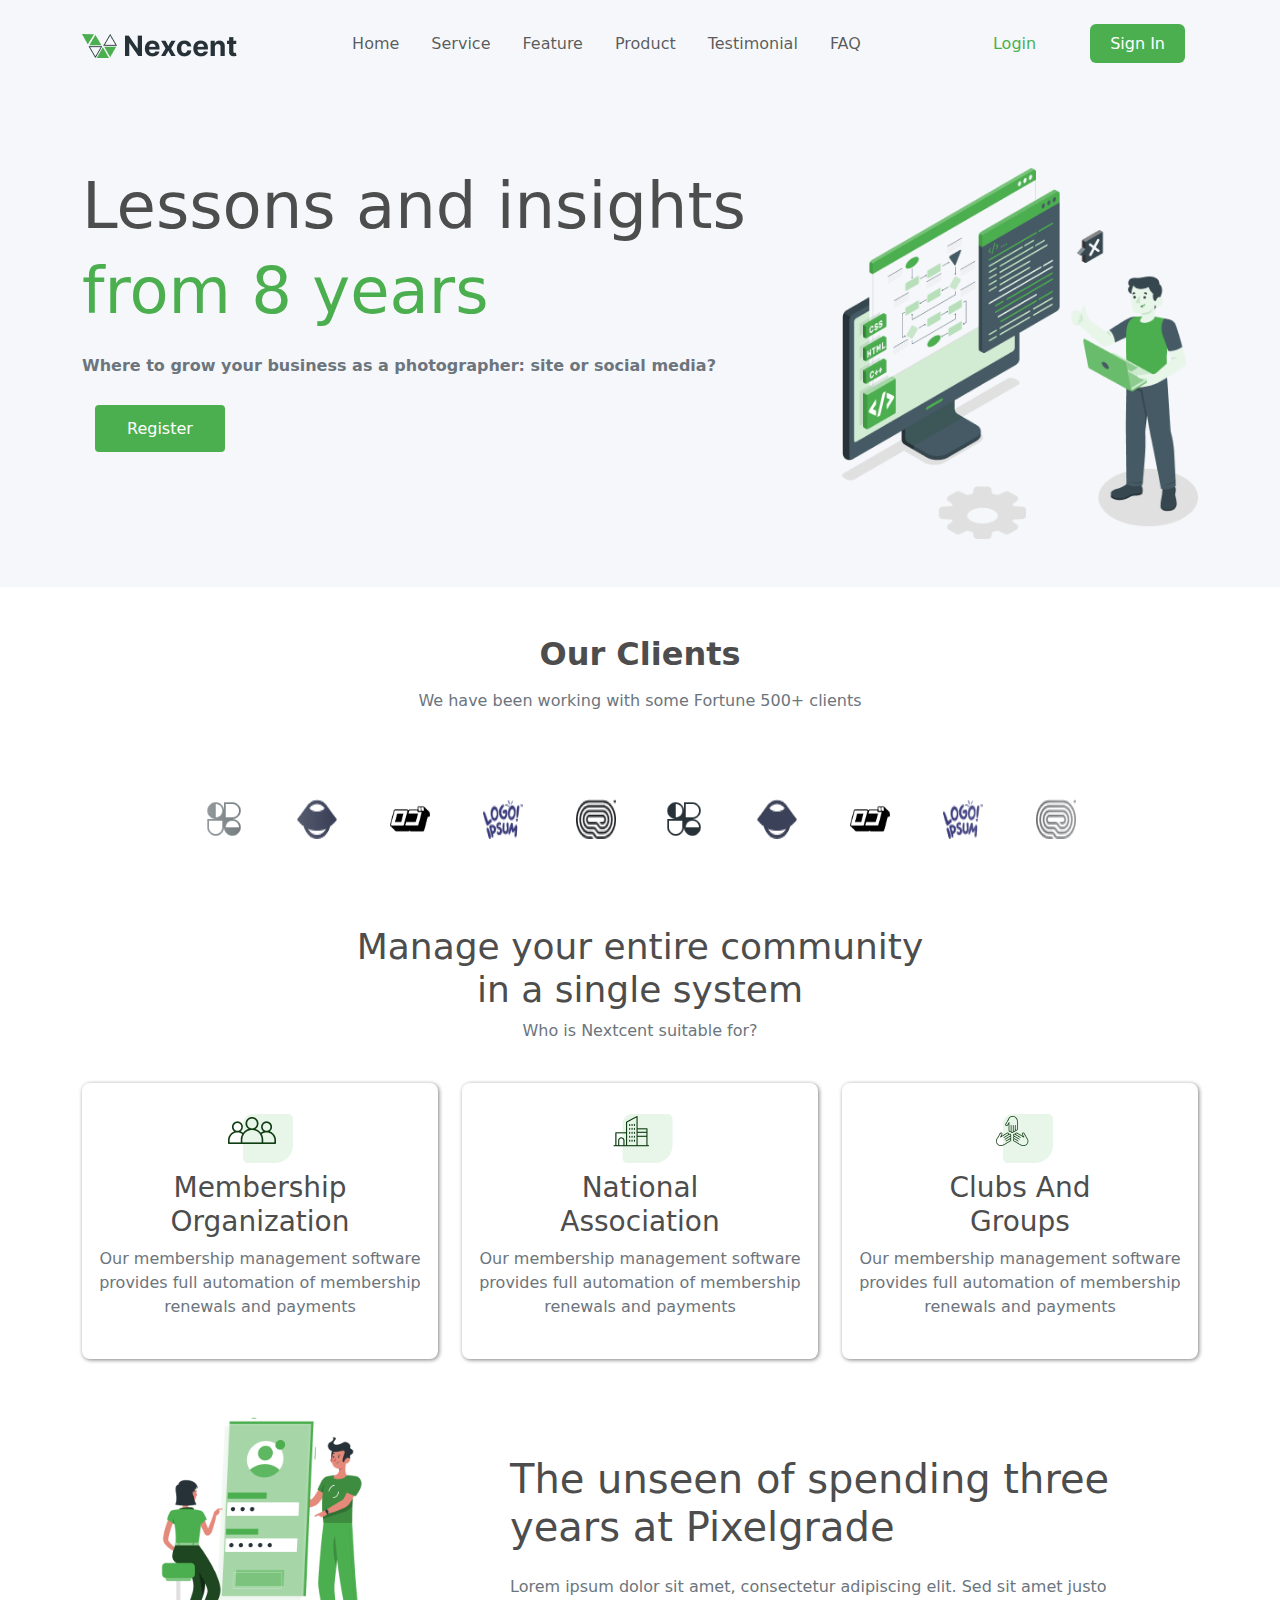
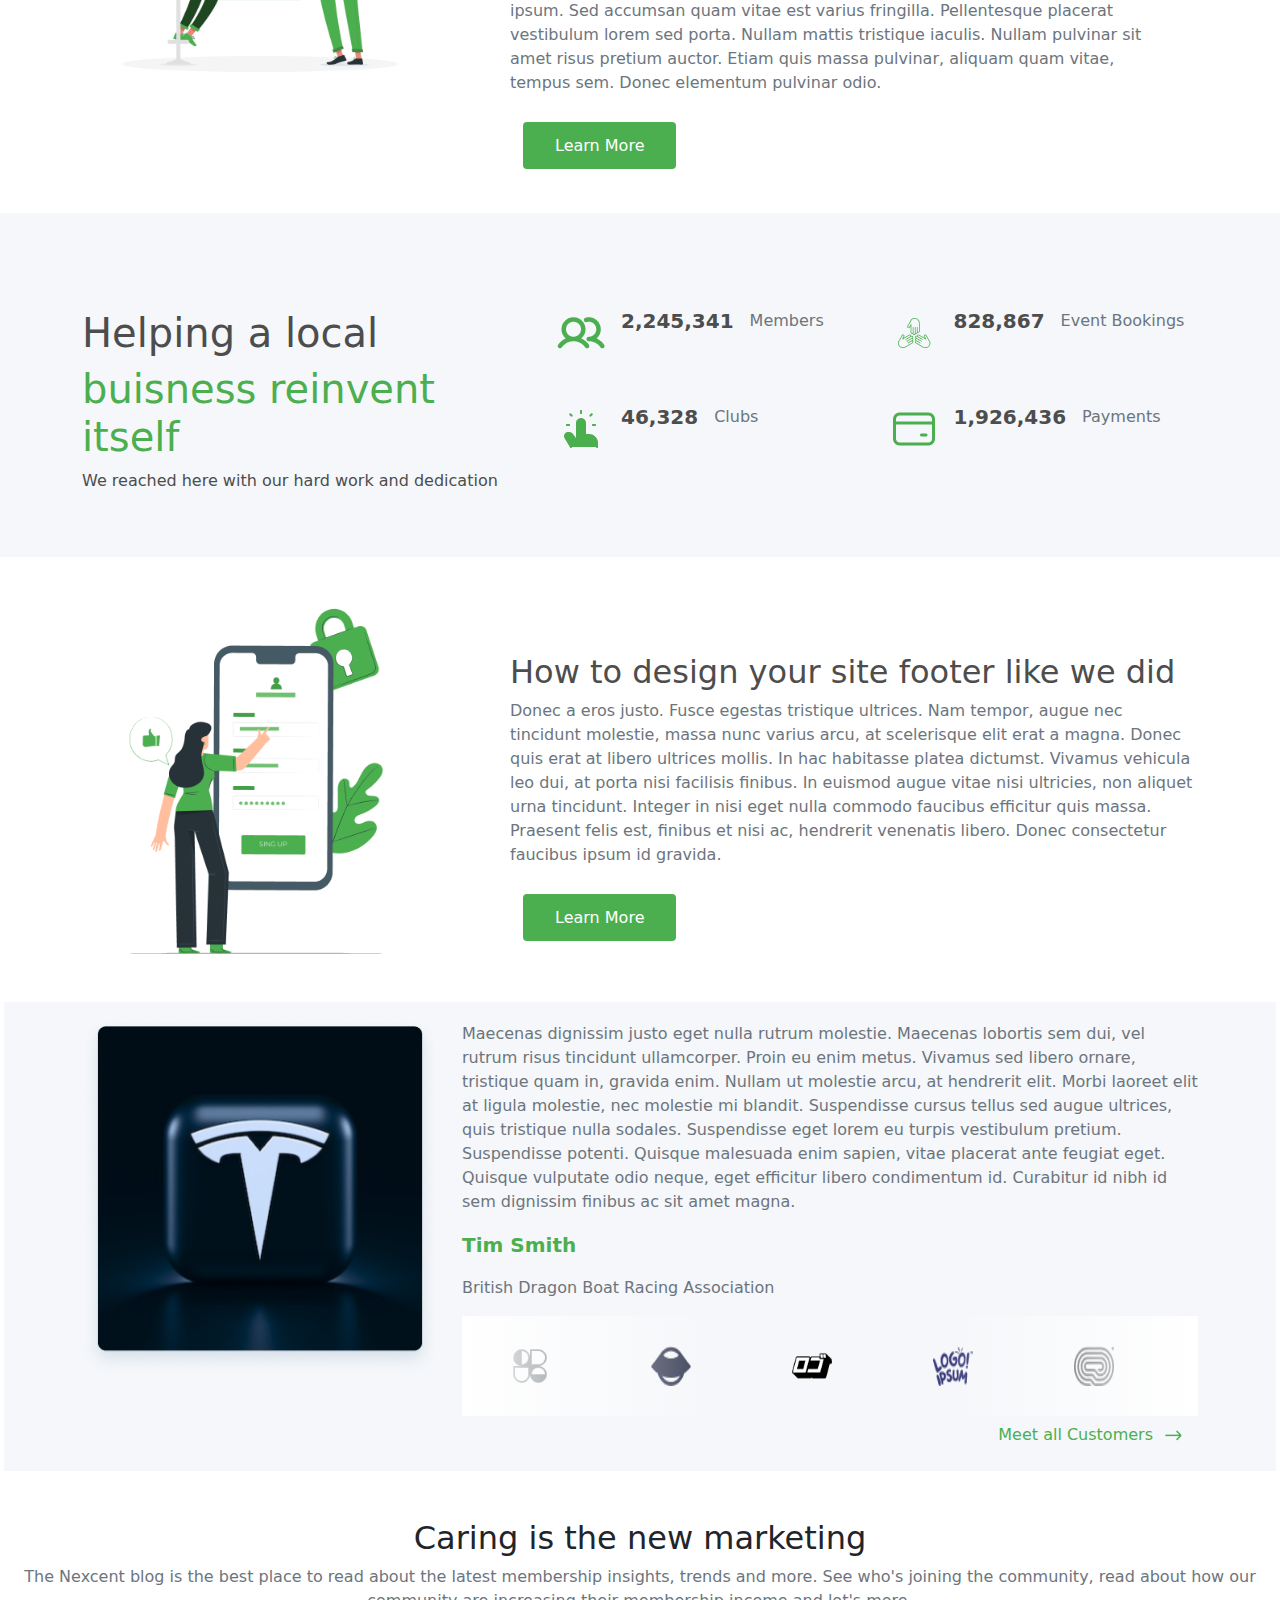
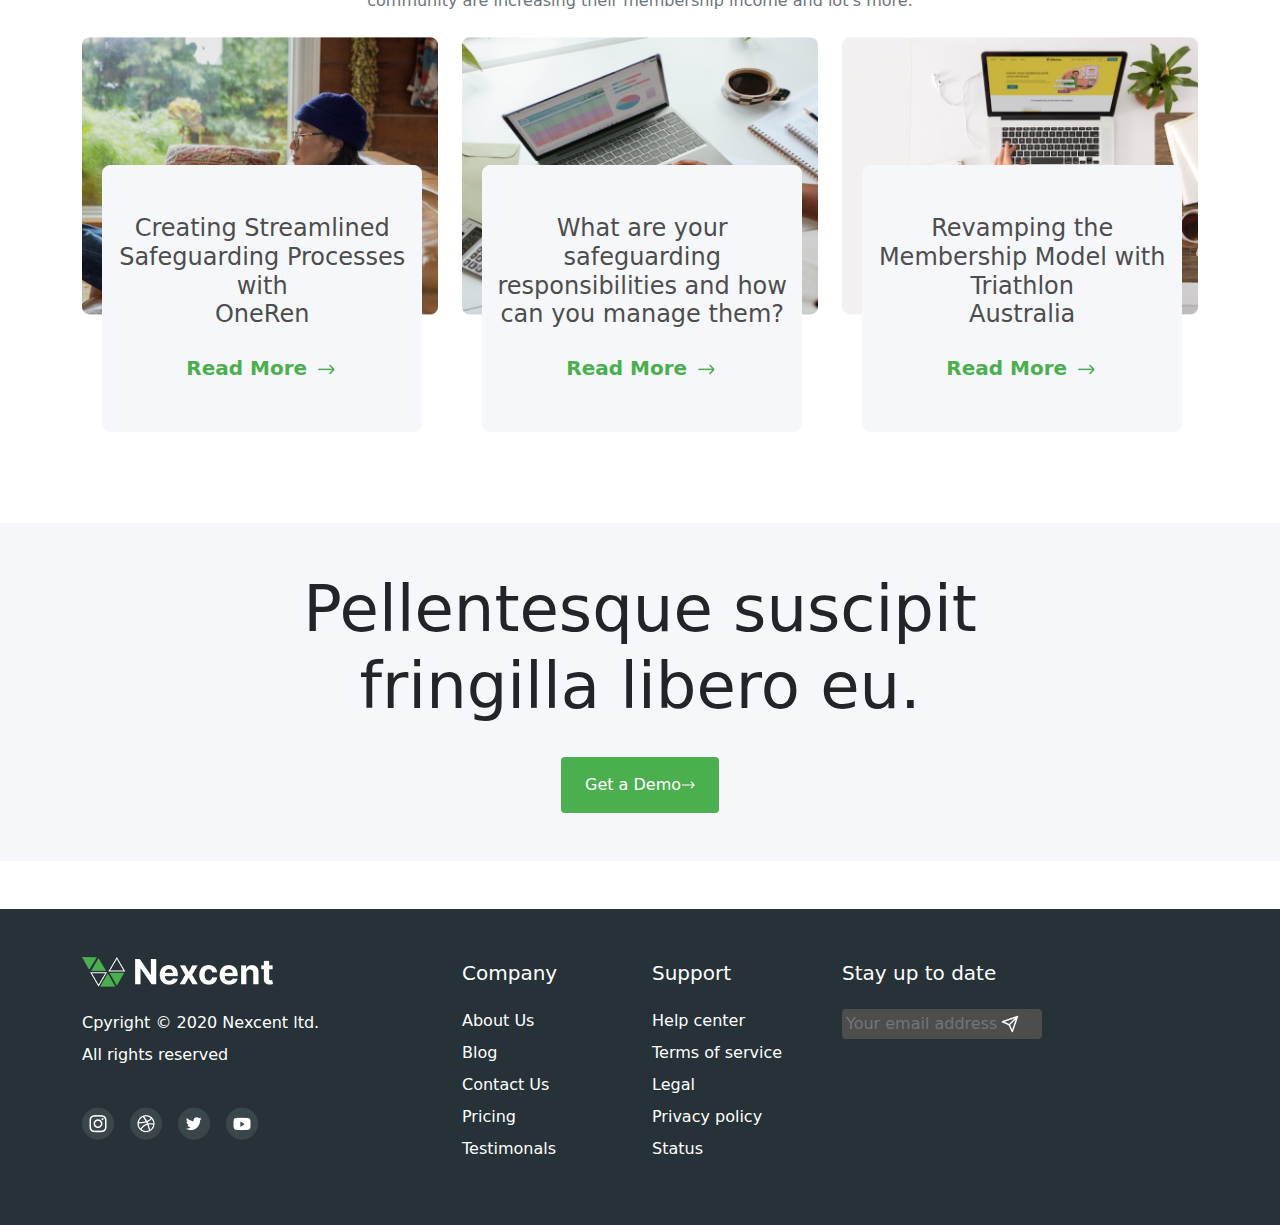
<file: index.html>
<!DOCTYPE html>
<html lang="en">

<head>
    <meta charset="UTF-8">
    <meta name="viewport" content="width=device-width, initial-scale=1.0">
    <link rel="stylesheet" href="css/style.css">
    <link rel="stylesheet" href="css/responsive.css">
    <link rel="stylesheet" href="https://cdn.jsdelivr.net/npm/swiper@11/swiper-bundle.min.css" />
    <link rel="shortcut icon" href="img/Favicon.png" type="image/x-icon">
    <link href="https://cdn.jsdelivr.net/npm/bootstrap@5.3.3/dist/css/bootstrap.min.css" rel="stylesheet"
        integrity="sha384-QWTKZyjpPEjISv5WaRU9OFeRpok6YctnYmDr5pNlyT2bRjXh0JMhjY6hW+ALEwIH" crossorigin="anonymous">
    <title>Nexcent</title>
</head>

<body>
    <!-- Navbar -->
    <!-- Navbar -->
    <nav class="navbar navbar-expand-lg w-100">
        <div class="container mt-3">
            <a class="navbar-brand"><img src="img/Logo.png" class="img-fluid" alt=""></a>
            <button class="navbar-toggler" type="button" data-bs-toggle="collapse"
                data-bs-target="#navbarSupportedContent" aria-controls="navbarSupportedContent"
                aria-label="Toggle navigation">
                <span class="navbar-toggler-icon"></span>
            </button>
            <div class="collapse navbar-collapse" id="navbarSupportedContent">
                <ul class="navbar-nav justify-content-center flex-grow-1 gap-3">
                    <li class="nav-item active"><a href="#" class="nav-link">Home</a></li>
                    <li class="nav-item"><a href="#" class="nav-link nav-Text">Service</a></li>
                    <li class="nav-item"><a href="#" class="nav-link">Feature</a></li>
                    <li class="nav-item"><a href="#" class="nav-link">Product</a></li>
                    <li class="nav-item"><a href="#" class="nav-link">Testimonial</a></li>
                    <li class="nav-item"><a href="#" class="nav-link">FAQ</a></li>
                </ul>
                <form class="d-flex gap-2">
                    <button type="button" class="btn"><a href="sign-in.html"
                            class="text-decoration-none nav-btn">Login</a></button>
                    <button type="button" class="btn"><a href="sign-in.html" class="text-decoration-none nav-btn-s">Sign
                            In</a></button>
                </form>
            </div>
        </div>
    </nav>
    <!-- Home Section -->
    <section class="hero-Section px-5 py-5">
        <div class="container">
            <div class="row">
                <div class="col-lg-8 col-md-12 fw-semibold">
                    <h1 class="hero-heading mt-5">Lessons and insights <h1 class="second-Text">from 8 years</h1>
                    </h1>
                    <p class="mt-4 text-secondary hero-Section-p">Where to grow your business as a photographer: site or
                        social media?</p>
                    <button type="button" class="mt-3 btn"><a href="sign-in.html"
                            class=" text-decoration-none hero-Btn">Register</a></button>
                </div>
                <div class="col-lg-4 col-md-12">
                    <img src="img/Illustration.png" alt="" class="img-fluid mt-5">
                </div>
            </div>
        </div>
    </section>
    <!-- Client Section -->
    <section class="client-Section mb-5">
        <div class="text-center mt-5">
            <h2 class="fw-semibold client-Head">Our Clients</h2>
            <p class="text-secondary mt-3 mb-5">We have been working with some Fortune 500+ clients</p>
        </div>
        <div class="container">
            <div class="row text-center">
                <div class="col-lg-12">
                    <div class="logos d-flex flex-wrap justify-content-center">
                        <div class="text-center logo_items">
                            <img src="img/Clients Logo 1.png" alt="" class="img-fluid mx-4 my-2">
                            <img src="img/Clients Logo 2.png" alt="" class="img-fluid mx-4 my-2">
                            <img src="img/Clients Logo 3.png" alt="" class="img-fluid mx-4 my-2">
                            <img src="img/Clients Logo 4.png" alt="" class="img-fluid mx-4 my-2">
                            <img src="img/Clients Logo 5.png" alt="" class="img-fluid mx-4 my-2">
                        </div>
                        <div class="text-center logo_items">
                            <img src="img/Clients Logo 1.png" alt="" class="img-fluid mx-4 my-2">
                            <img src="img/Clients Logo 2.png" alt="" class="img-fluid mx-4 my-2">
                            <img src="img/Clients Logo 3.png" alt="" class="img-fluid mx-4 my-2">
                            <img src="img/Clients Logo 4.png" alt="" class="img-fluid mx-4 my-2">
                            <img src="img/Clients Logo 5.png" alt="" class="img-fluid mx-4 my-2">
                        </div>
                    </div>
                </div>
            </div>
        </div>
    </section>
    <!-- Community -->
    <section class="community-Section">
        <div class="text-center mt-5">
            <h1 class="community-Heading">Manage your entire community <br>in a single system</h1>
            <p class="text-secondary">Who is Nextcent suitable for?</p>
        </div>
        <div class="container">
            <div class="row">
                <div class="col-lg-4 text-center mt-4">
                    <div class="community-Card pt-4 pb-4">
                        <img src="img/Icon.png" alt="" class="pb-2">
                        <h2 class="community-Head">Membership <br>Organization</h2>
                        <p class="community-P text-secondary">Our membership management software provides full
                            automation of membership renewals and payments</p>
                    </div>
                </div>
                <div class="col-lg-4 text-center mt-4">
                    <div class="community-Card pt-4 pb-4">
                        <img src="img/Icon-2.png" alt="" class="pb-2">
                        <h2 class="community-Head">National <br>Association</h2>
                        <p class="community-P text-secondary">Our membership management software provides full
                            automation of membership renewals and payments</p>
                    </div>
                </div>
                <div class="col-lg-4 text-center mt-4">
                    <div class="community-Card pt-4 pb-4">
                        <img src="img/Icon-3.png" alt="" class="pb-2">
                        <h2 class="community-Head">Clubs And <br>Groups</h2>
                        <p class="community-P text-secondary">Our membership management software provides full
                            automation of membership renewals and payments</p>
                    </div>
                </div>
            </div>
        </div>
    </section>
    <!-- Pixelgrade -->
    <section class="pixelgrade-Section my-5">
        <div class="container mt-5 ">
            <div class="row">
                <div class="col-lg-4">
                    <img src="img/rafiki.png" alt="" class="img-fluid">
                </div>
                <div class="col-lg-8">
                    <div class="grid-Card-content mx-5">
                        <h1 class="pixelgrade-Heading mt-5">The unseen of spending three years at Pixelgrade</h1>
                        <p class=" mt-4 text-secondary">Lorem ipsum dolor sit amet, consectetur adipiscing elit. Sed sit
                            amet justo ipsum. Sed accumsan quam
                            vitae est varius fringilla. Pellentesque placerat vestibulum lorem sed porta. Nullam mattis
                            tristique iaculis. Nullam pulvinar sit amet risus pretium auctor. Etiam quis massa pulvinar,
                            aliquam
                            quam vitae, tempus sem. Donec elementum pulvinar odio.</p>
                        <button type="button" class="btn mt-3"><a class="text-decoration-none pixelgrade-btn"
                                href="https://pixelgrade.com/upstairs/the-unseen-of-spending-three-years-at-pixelgrade/"
                                target="_blank">Learn More</a></button>
                    </div>
                </div>
            </div>
        </div>
    </section>
    <!-- Buisness -->
    <section class="buisness-Section py-5 px-5">
        <div class="container">
            <div class="row">
                <div class="col-lg-5">
                    <div class="buisness-Heading">
                        <h1 class="mt-5">Helping a local<h1 class="buisness-Heading-s">buisness
                                reinvent
                                itself</h1>
                        </h1>
                        <p>We reached here with our hard work and dedication</p>
                    </div>
                </div>
                <div class="col-lg-7">
                    <div class="row">
                        <div class="col-lg-6">
                            <div class="buisness-Card mt-5 d-flex gap-3">
                                <img src="img/Buisness-Icon 1.png" alt="" class="img-fluid">
                                <h5 class="buisness-Heading fw-bolder">2,245,341</h5>
                                <p class="text-secondary">Members</p>
                            </div>
                            <div class="buisness-Card mt-5 d-flex gap-3">
                                <img src="img/Buisness-Icon 3.png" alt="" class="img-fluid">
                                <h5 class="buisness-Heading fw-bolder">46,328</h5>
                                <p class="text-secondary">Clubs</p>
                            </div>
                        </div>
                        <div class="col-lg-6">
                            <div class="buisness-Card mt-5 d-flex gap-3">
                                <img src="img/Buisness-Icon 2.png" alt="" class="img-fluid">
                                <h5 class="buisness-Heading fw-bolder">828,867</h5>
                                <p class="text-secondary">Event Bookings</p>
                            </div>
                            <div class="buisness-Card mt-5 d-flex gap-3">
                                <img src="img/Buisness-Icon 4.png" alt="" class="img-fluid">
                                <h5 class="buisness-Heading fw-bolder">1,926,436</h5>
                                <p class="text-secondary">Payments</p>
                            </div>
                        </div>
                    </div>
                </div>
            </div>
        </div>
    </section>
    <!-- Footer-Design -->
    <section class="footer-Design-section my-5 mx-1">
        <div class="container">
            <div class="row">
                <div class="col-lg-4">
                    <img src="img/pana.png" alt="" class="img-fluid">
                </div>
                <div class="col-lg-8">
                    <div class="footer-Design-card mt-5 ms-5">
                        <h2 class="footer-Design-heading">How to design your site footer like we did</h2>
                        <p class="text-secondary">Donec a eros justo. Fusce egestas tristique ultrices. Nam tempor,
                            augue nec tincidunt molestie, massa nunc varius arcu, at scelerisque elit erat a magna.
                            Donec quis erat at libero ultrices mollis. In hac habitasse platea dictumst. Vivamus
                            vehicula leo dui, at porta nisi facilisis finibus. In euismod augue vitae nisi
                            ultricies, non aliquet urna tincidunt. Integer in nisi eget nulla commodo faucibus
                            efficitur quis massa. Praesent felis est, finibus et nisi ac, hendrerit venenatis
                            libero. Donec consectetur faucibus ipsum id gravida.</p>
                        <button type="button" class="btn mt-3"><a class="footer-Design-btn text-decoration-none"
                                href="https://devdevout.com/css/css-footers" target="_blank">Learn More</a></button>
                    </div>
                </div>
            </div>
        </div>
    </section>
    <!-- Tesla -->
    <section class="tesla-Section my-5 mx-1 py-3">
        <div class="container">
            <div class="row">
                <div class="col-lg-4">
                    <img src="img/testla.png" alt="" class="img-fluid">
                </div>
                <div class="col-lg-8 mt-1">
                    <p class="text-secondary">Maecenas dignissim justo eget nulla rutrum molestie. Maecenas lobortis sem
                        dui, vel rutrum risus
                        tincidunt ullamcorper. Proin eu enim metus. Vivamus sed libero ornare, tristique quam in,
                        gravida enim. Nullam ut molestie arcu, at hendrerit elit. Morbi laoreet elit at ligula
                        molestie, nec molestie mi blandit. Suspendisse cursus tellus sed augue ultrices, quis
                        tristique nulla sodales. Suspendisse eget lorem eu turpis vestibulum pretium. Suspendisse
                        potenti. Quisque malesuada enim sapien, vitae placerat ante feugiat eget. Quisque vulputate
                        odio neque, eget efficitur libero condimentum id. Curabitur id nibh id sem dignissim finibus
                        ac sit amet magna.</p>
                    <p class="tesla-P fw-semibold">Tim Smith</p>
                    <p class="text-secondary">British Dragon Boat Racing Association</p>
                    <div class="logos">
                        <div class="logo_items text-center">
                            <img src="img/Clients Logo 1.png" alt="" class="img-fluid mx-5">
                            <img src="img/Clients Logo 2.png" alt="" class="img-fluid mx-5">
                            <img src="img/Clients Logo 3.png" alt="" class="img-fluid mx-5">
                            <img src="img/Clients Logo 4.png" alt="" class="img-fluid mx-5">
                            <img src="img/Clients Logo 5.png" alt="" class="img-fluid mx-5">
                            <img src="img/Clients Logo 6.png" alt="" class="img-fluid mx-5">
                            <img src="img/Clients Logo 3.png" alt="" class="img-fluid mx-5">
                        </div>
                    </div>
                    <div class="text-end">
                        <button type="button" class="btn"><a class="tesla-Btn text-decoration-none"
                                href="https://boardmix.com/analysis/tesla-segmentation-targeting-and-positioning/#:~:text=Market%20Segmentation%20of%20Tesla&text=From%20a%20demographic%20perspective%2C%20Tesla,years%2C%20possessing%20substantial%20disposable%20income."
                                target="_blank">Meet all Customers</a><img src="img/Right.png" alt="Image Not Found"
                                class="img-fluid"></button>
                    </div>
                </div>
            </div>
        </div>
    </section>
    <!-- Caring -->
    <section class="caring-Section my-5 mx-1">
        <div class="caring-Heading text-center">
            <h2>Caring is the new marketing</h2>
            <p class="text-secondary text-center">The Nexcent blog is the best place to read about the latest membership
                insights, trends and more. See
                who's joining the community, read about how our community are increasing their membership income and
                lot's more.</p>
        </div>
        <div class="container my-4">
            <div class="row">
                <div class="col-lg-4">
                    <div class="caring-Card position-relative">
                        <div class="caring-img">
                            <img src="img/Caring 1.png" alt="" class="img-fluid">
                        </div>
                        <div class="caring-Content text-center py-5 px-2 mb-5">
                            <h4>Creating Streamlined Safeguarding Processes with <br>OneRen</h4>
                            <button type="button" class="bg-transparent border-0 fw-semibold mt-3 caring-btn">Read More
                                <img src="img/Right.png" alt="" class="img-fluid"></button>
                        </div>
                    </div>
                </div>
                <div class="col-lg-4">
                    <div class="caring-Card position-relative">
                        <div class="caring-img">
                            <img src="img/Caring 2.png" alt="" class="img-fluid">
                        </div>
                        <div class="caring-Content text-center py-5 px-2 mb-5">
                            <h4>What are your safeguarding responsibilities and how can you manage them?</h4>
                            <button type="button" class="bg-transparent border-0 fw-semibold mt-3 caring-btn">Read More
                                <img src="img/Right.png" alt="" class="img-fluid"></button>
                        </div>
                    </div>
                </div>
                <div class="col-lg-4">
                    <div class="caring-Card position-relative">
                        <div class="caring-img">
                            <img src="img/Caring 3.png" alt="" class="img-fluid">
                        </div>
                        <div class="caring-Content text-center py-5 px-2 mb-5">
                            <h4>Revamping the Membership Model with Triathlon <br>Australia</h4>
                            <button type="button" class="bg-transparent border-0 fw-semibold mt-3 caring-btn">Read More
                                <img src="img/Right.png" alt="" class="img-fluid"></button>
                        </div>
                    </div>
                </div>
            </div>
        </div>
    </section>
    <!-- Pellentesque -->
    <section class="Pellentesque-Section my-5 p-5">
        <div class="Pellentesque-heading text-center">
            <h1>Pellentesque suscipit <br>fringilla libero eu.</h1>
            <button type="button" class="mt-4 py-3 px-4 border-0 pellentesque-Btn"><a
                    class=" text-white text-decoration-none" href="https://en.wikipedia.org/wiki/Lorem_ipsum"
                    target="_blank">Get a Demo</a><img src="img/Vector.png" alt="" class="img-fluid"></button>
        </div>
    </section>
    <!-- Footer -->
    <Footer class="footer-Section p-5">
        <div class="container">
            <div class="row text-white">
                <div class="col-lg-4 col-md-12">
                    <img src="img/Logo-white.png" alt="" class="img-fluid mb-4">
                    <p class="mb-2">Cpyright © 2020 Nexcent ltd.</p>
                    <p>All rights reserved</p>
                    <img src="img/Social Links.png" alt="" class="img-fluid mt-4">
                </div>
                <div class="col-lg-2 mt-1 text-lg-start text-center">
                    <h5 class="mb-4">Company</h5>
                    <ul class="list-unstyled">
                        <li class="mb-2"><a href="#" class="text-decoration-none text-white">About Us</a></li>
                        <li class="mb-2"><a href="#" class="text-decoration-none text-white">Blog</a></li>
                        <li class="mb-2"><a href="#" class="text-decoration-none text-white">Contact Us</a></li>
                        <li class="mb-2"><a href="#" class="text-decoration-none text-white">Pricing</a></li>
                        <li class="mb-2"><a href="#" class="text-decoration-none text-white">Testimonals</a></li>
                    </ul>
                </div>
                <div class="col-lg-2 mt-1 text-lg-start text-center">
                    <h5 class="mb-4">Support</h5>
                    <ul class="list-unstyled">
                        <li class="mb-2"><a href="#" class="text-decoration-none text-white">Help center</a></li>
                        <li class="mb-2"><a href="#" class="text-decoration-none text-white">Terms of service</a></li>
                        <li class="mb-2"><a href="#" class="text-decoration-none text-white">Legal</a></li>
                        <li class="mb-2"><a href="#" class="text-decoration-none text-white">Privacy policy</a></li>
                        <li class="mb-2"><a href="#" class="text-decoration-none text-white">Status</a></li>
                    </ul>
                </div>
                <div class="col-lg-2 mt-1 text-lg-start text-center">
                    <h5 class="mb-4">Stay up to date</h5>
                    <ul class="list-unstyled">
                        <li class="mb-2">
                            <div class="position-relative">
                                <input type="email" placeholder="Your email address" class="footer-Text border-0">
                                <img src="img/send.png" alt="" class="img-fluid email-img">
                            </div>
                        </li>
                    </ul>
                </div>
            </div>
        </div>
    </Footer>
    <!-- JavaScript -->
    <script src="https://cdn.jsdelivr.net/npm/swiper@11/swiper-bundle.min.js"></script>
    <script src="https://cdn.jsdelivr.net/npm/bootstrap@5.3.3/dist/js/bootstrap.bundle.min.js"
        integrity="sha384-YvpcrYf0tY3lHB60NNkmXc5s9fDVZLESaAA55NDzOxhy9GkcIdslK1eN7N6jIeHz"
        crossorigin="anonymous"></script>
</body>

</html>
</file>
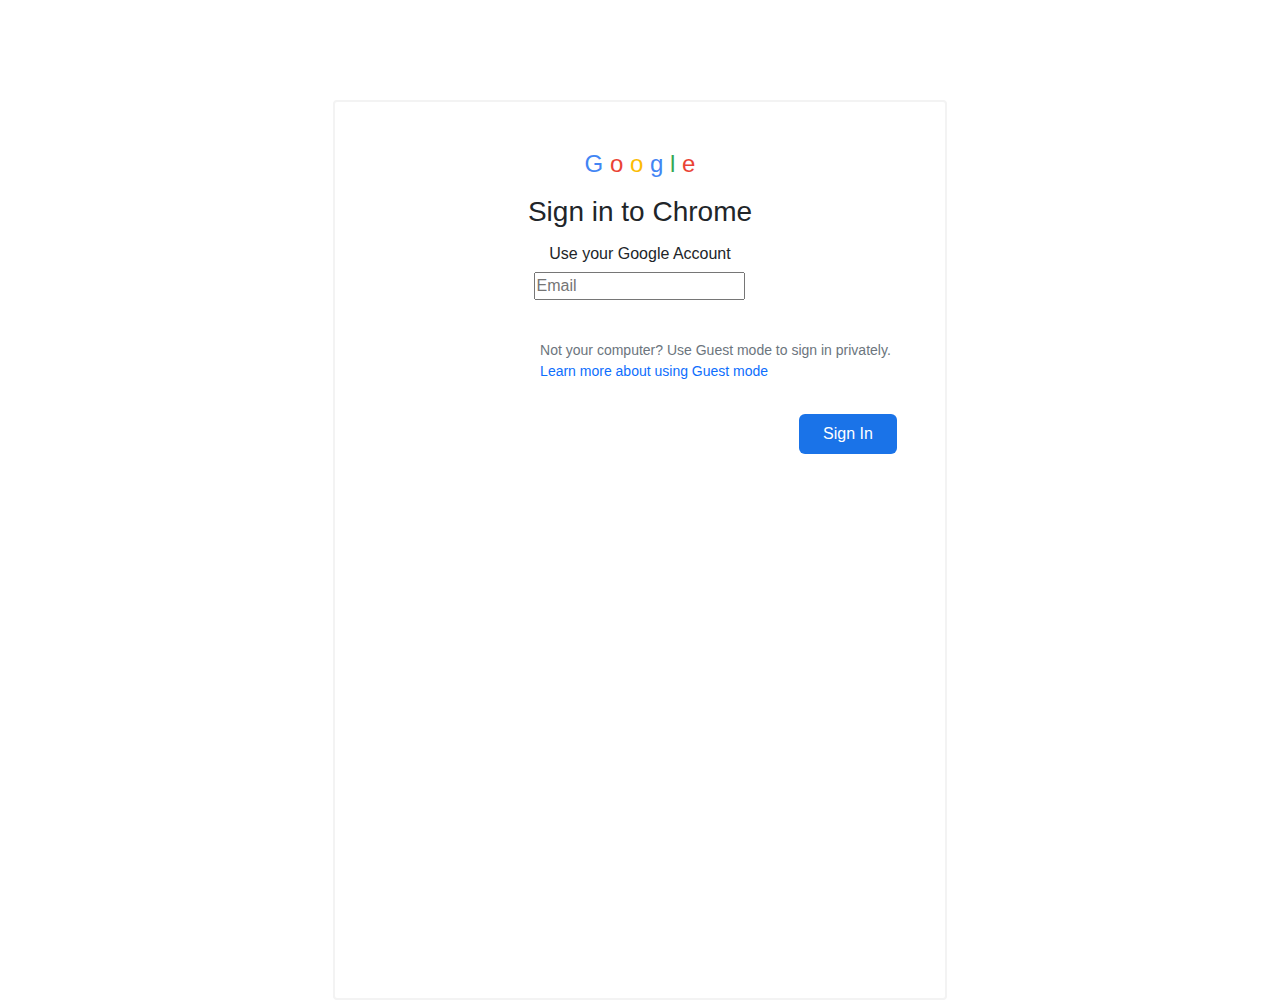
<file: sign-in.html>
<!DOCTYPE html>
<html lang="en">

<head>
    <meta charset="UTF-8">
    <meta name="viewport" content="width=device-width, initial-scale=1.0">
    <link rel="stylesheet" href="css/sign-In.css">
    <link rel="shortcut icon" href="img/Favicon.png" type="image/x-icon">
    <link href="https://cdn.jsdelivr.net/npm/bootstrap@5.3.3/dist/css/bootstrap.min.css" rel="stylesheet">
    <title>Sign In</title>
</head>

<body>
    <div class="container">
        <div class="box">
            <h4 class="text-center mt-5">
                <span class="g">G</span>
                <span class="o">O</span>
                <span class="w">O</span>
                <span class="s">G</span>
                <span class="l">L</span>
                <span class="e">E</span>
            </h4>
            <h3 class="text-center mt-3">Sign in to Chrome</h3>
            <h6 class="text-center mt-3">Use your Google Account</h6>
            <form class="text-center">
                <input type="email" name="name" id="Email" placeholder="Email">
            </form>
            <p class="text-secondary text">Not your computer? Use Guest mode to sign in privately. <br><a
                    href="https://support.google.com/chrome/answer/6130773?hl=en" target="_blank"
                    class="text-decoration-none">Learn
                    more about using Guest mode</a></p>
            <div class="button text-end me-5">
                <button type="button" class="text-center py-2 px-4 mt-3 border-0 btn-1"><a href="index.html"
                        class="text-decoration-none text-white">Sign In</a></button>
            </div>
        </div>
    </div>
    <!-- JavaScript -->
    <script src="https://cdn.jsdelivr.net/npm/swiper@11/swiper-bundle.min.js"></script>
    <script src="https://cdn.jsdelivr.net/npm/bootstrap@5.3.3/dist/js/bootstrap.bundle.min.js"
        integrity="sha384-YvpcrYf0tY3lHB60NNkmXc5s9fDVZLESaAA55NDzOxhy9GkcIdslK1eN7N6jIeHz"
        crossorigin="anonymous"></script>
</body>

</html
</file>
<file: css/style.css>
* {
    margin: 0;
    padding: 0;
    box-sizing: border-box;
}

/* Navbar */
nav {
    background: #F5F7FA;
}

.nav-btn-s {
    padding: 10px 20px;
    border: none;
    border-radius: 6px;
    background: #4CAF4F;
    color: #fff;
}

.nav-btn {
    padding: 10px 20px;
    border: none;
    background: none;
    border-radius: 6px;
    color: #4CAF4F;
}

/* Hero */
.hero-Section {
    background: #F5F7FA;
}

.hero-heading {
    font-size: 64px;
    color: #4D4D4D;
}

.second-Text {
    color: #4CAF4F;
    font-size: 64px;
}

.hero-Section-p {
    font-size: 16px;
}

.hero-Btn {
    padding: 14px 32px;
    border: none;
    border-radius: 4px;
    background: #4CAF4F;
    color: #fff;
}

@keyframes slides {
    from {
        transform: translateX(0);
    }

    to {
        transform: translateX(-100%);
    }
}

.logos {
    overflow: hidden;
    padding: 30px 0px;
    white-space: nowrap;
    position: relative;
}

.logos:before,
.logos:after {
    position: absolute;
    top: 0;
    content: '';
    width: 250px;
    height: 100%;
    z-index: 2;
}

.logos:before {
    left: 0;
    background: linear-gradient(to left, rgba(255, 255, 255, 0), rgb(255, 255, 255));
}

.logos:after {
    right: 0;
    background: linear-gradient(to right, rgba(255, 255, 255, 0), rgb(255, 255, 255));
}

.logo_items {
    display: inline-block;
    animation: 30s slides infinite linear;
}

.logos:hover .logo_items {
    animation-play-state: paused;
}

.logo_items img {
    width: 40px;
    height: 40px;
}

/* Client */
.client-Head {
    color: #4D4D4D;
}

/* Community */
.community-Heading {
    color: #4D4D4D;
    font-size: 36px;
}

.community-Card {
    background: #fff;
    box-shadow: 1px 1px 4px #808080;
    border-radius: 8px;
}

.community-P {
    font-size: 16px;
}

.community-Head {
    font-size: 28px;
    color: #4D4D4D;
}

/* Pixelgrade */
.pixelgrade-Heading {
    color: #4D4D4D;
}

.pixelgrade-btn {
    padding: 14px 32px;
    border-radius: 4px;
    border: none;
    background: #4caf4f;
    color: #fff;
}

/* Buisness */
.buisness-Section {
    background: #f5f7fa;
}

.buisness-Heading {
    color: #4D4D4D;
}

.buisness-Heading-s {
    color: #4CAF4F;
}

/* Footer Design */
.footer-Design-heading {
    color: #4D4D4D;
}

.footer-Design-btn {
    padding: 14px 32px;
    border-radius: 4px;
    border: none;
    background: #4caf4f;
    color: #fff;
}

/* Tesla */
.tesla-Section {
    background: #f5f7fa;
}

.tesla-P {
    color: #4caf4f;
    font-size: 20px;
}

.tesla-Btn {
    padding: 8px;
    color: #4CAF4F;
    background: none;
    border: none;
}

/* Caring */
.caring-Content {
    background: #f5f7fa;
    color: #4D4D4D;
    border-radius: 8px;
    border: 1px solid #F5F7FA;
    position: absolute;
    margin: -150px;
    z-index: 100;
    width: 90%;
    left: 170px;
}

.caring-Card {
    margin-bottom: 10rem;
}

.caring-btn {
    color: #4CAF4F;
    font-size: 20px;
}

/* Pellentesque */
.Pellentesque-Section {
    background: #F5F7FA;
}

.Pellentesque-heading h1 {
    font-size: 64px;
}

.pellentesque-Btn {
    background: #4CAF4F;
    color: #fff;
    border-radius: 4px;
}

/* Footer */
.footer-Section {
    background: #263238;
}

.footer-Text {
    background: #4d4d4d;
    padding-left: 4px;
    border-radius: 4px;
    width: 200px;
    height: 30px;
}

.email-img {
    position: absolute;
    right: -20px;
    top: 50%;
    transform: translate(-50%, -50%);
}
</file>
<file: css/responsive.css>
@media(max-width: 500px) {
    .hero-heading {
        font-size: 58px !important;
        color: #4D4D4D;
    }

    .second-Text {
        font-size: 58px !important;
    }
}

@media(max-width: 450px) {
    .hero-heading {
        font-size: 45px !important;
        color: #4D4D4D;
    }

    .second-Text {
        font-size: 45px !important;
    }

    .pixelgrade-Heading {
        font-size: 21px;
    }

    .buisness-Heading {
        font-size: 21px;
    }
}

@media(max-width: 370px) {
    .hero-heading {
        font-size: 35px !important;
        color: #4D4D4D;
    }

    .second-Text {
        font-size: 35px !important;
    }

    .pixelgrade-Heading {
        font-size: 17px;
    }

    .buisness-Heading {
        font-size: 17px !important;
    }

    .buisness-Heading-s {
        font-size: 17px;
    }
}

@media(max-width: 750px) {
    .Pellentesque-heading h1 {
        font-size: 55px;
    }
}

@media(max-width: 650px) {
    .Pellentesque-heading h1 {
        font-size: 45px;
    }
}

@media(max-width: 440px) {
    .Pellentesque-heading h1 {
        font-size: 30px;
    }
}

@media(max-width: 400px) {
    .Pellentesque-heading h1 {
        font-size: 25px;
    }
}

@media(max-width: 330px) {
    .Pellentesque-heading h1 {
        font-size: 23px;
    }
}
@media(max-width: 991px) {
    .footer-Section .col-lg-2 {
        margin-top: 1.5rem;
    }
}
</file>
<file: css/sign-In.css>
* {
    margin: 0;
    padding: 0;
    font-family: sans-serif;
}
.container {

    margin-top: 100px;
    display: flex;
    justify-content: center;
}
.box {
background: #fff;
border: 2px solid #F3F3F3;
width: 55%;
height: 100vh;
border-radius: 4px;
}
.g {
    color: #4285F4;
    text-transform: uppercase;
}
.o {
    color: #EA4335;
    text-transform: lowercase;
}
.w {
    color: #FBBC05;
    text-transform: lowercase;
}
.s {
    color: #4285F4;
    text-transform: lowercase;
}
.l {
    color: #34A853;
    text-transform: lowercase;
}
.e {
    color: #EA4335;
    text-transform: lowercase;
}
.text {
    font-size: 14px;
    margin-top: 40px;
    padding-left: 205px;
}
.btn-1 {
    background: #1A73E8;
    border-radius: 6px;

    color: #fff;
}
</file>
